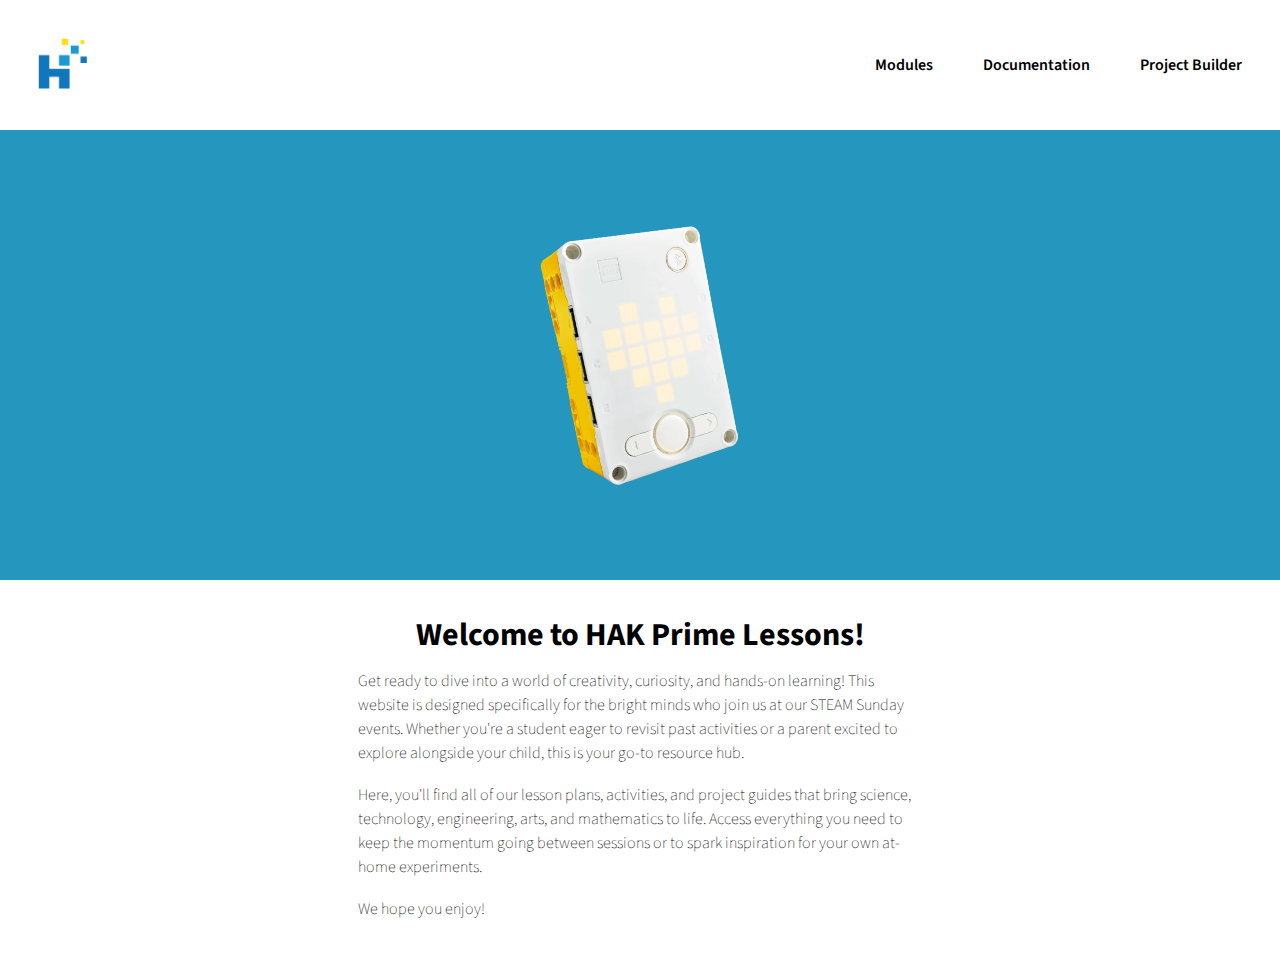
<file: index.html>
<!DOCTYPE html>
<html lang="en">
<head>
    <meta charset="UTF-8">
    <meta name="viewport" content="width=device-width, initial-scale=1.0">
    <link rel="stylesheet" href="styles/reset.css" />
    <link rel="stylesheet" href="styles/styles.css" />

    <link rel="preconnect" href="https://fonts.googleapis.com">
    <link rel="preconnect" href="https://fonts.gstatic.com" crossorigin>
    <link href="https://fonts.googleapis.com/css2?family=Source+Sans+3:wght@200..900&display=swap" rel="stylesheet">
    
    <title>HAK Prime Lessons</title>
</head>
<body>
    <div id="nav-bar">
        <div id="logo-container">
            <a id="logo-link" href="index.html"><img id="logo" src="images/hak-logo.png" alt="HAK Logo"></a>
        </div>
        <div id="menu-icon">&#9776;</div>
        <div id="nav-links">
            <a href="#">Modules</a>
            <a href="https://primelessons.org/en/ProgrammingLessons/SP3BlockGuide.pdf" target="_blank">Documentation</a>
            <a href="https://spike.legoeducation.com/prime/lobby/" target="_blank">Project Builder</a>
        </div>
    </div>

    <div id="banner">
        <div id="hub-container">
            <img id="hub" src="images/hub.png" />
        </div>
    </div>

    <div class="section">
        <h1>Welcome to HAK Prime Lessons!</h1>
        <p>Get ready to dive into a world of creativity, curiosity, and hands-on 
            learning! This website is designed specifically for the bright minds who 
            join us at our STEAM Sunday events. Whether you're a student eager to 
            revisit past activities or a parent excited to explore alongside your 
            child, this is your go-to resource hub.</p>

        <p>Here, you'll find all of our lesson plans, activities, and project guides 
            that bring science, technology, engineering, arts, and mathematics to 
            life. Access everything you need to keep the momentum going between 
            sessions or to spark inspiration for your own at-home experiments.</p>

        <p>We hope you enjoy!</p>
    </div>

    <script>
        const menuIcon = document.getElementById('menu-icon');
        const navLinks = document.getElementById('nav-links');

        menuIcon.addEventListener('click', () => {
            navLinks.classList.toggle('show'); // Toggle the menu visibility
        });
    </script>
</body>
</html>
</file>
<file: styles/styles.css>
body {
    font-family: 'Source Sans 3';
}

#logo-container {
    display: flex;
    align-items: center;
}

#logo {
    width: 50px;
    height: auto;
}

#nav-bar {
    justify-content: space-between;
    padding: 3%;
    display: flex;
    flex-direction: row;
    align-items: center;
}

#nav-bar a {
    display: inline-block;
    color: black;
    font-weight: 600;
    text-decoration: none;
    position: relative;
}

#nav-bar a::after {
    content: '';
    position: absolute;
    bottom: -8px;
    left: 0;
    width: 100%;
    height: 4px;
    background-color: #2596be;
    transform: scaleX(0);
    transform-origin: bottom left;
    transition: transform 0.3s ease-out;
}

#nav-bar a:hover::after {
    transform: scaleX(1);
}

#logo-link::after {
    display: none;
}


#nav-links {
    display: flex;
    gap: 50px;
    white-space: nowrap;
}

#nav-links a {
    color: black;
    font-weight: 600;
    text-decoration: none;
}

#menu-icon {
    display: none;
    font-size: 50px;
    cursor: pointer;
}

#banner {
    display: flex;
    justify-content: center;
    align-items: center;
    background-color: #2596be;
    height: 50vh;
    width: 100%;
}

#hub-container {
    display: flex;
    justify-content: center;
    align-items: center;
    width: 100%;
    height: 100%;
    overflow: hidden;
}

#hub {
    max-width: 100%;
    max-height: 100%;
    object-fit: contain;
    transform: rotate(-10deg);
}


.section {
    padding: 3%;
    margin-left: 25vw;
    margin-right: 25vw;
}

.section p {
    font-size: 1em;
    font-weight: lighter;
    margin-bottom: 2vh;
    line-height: 1.5;
}

h1 {
    font-weight: bold;
    font-size: 2em;
    text-align: center;
    margin-bottom: 2vh;
}


@media (max-width: 768px) {
    #menu-icon {
        display: block;
    }

    #nav-links {
        display: none;
        gap: 25px;
        flex-direction: column;
        position: absolute;
        top: 70px;
        right: 3%;
        background-color: white;
        border: 1px solid lightgray;
        padding: 10px;
        z-index: 10;
    }

    #nav-links.show {
        display: flex;
    }

    .section {
        margin-left: 15vw;
        margin-right: 15vw;
    }
}

@media (max-width: 767px) {
    #nav-links {
        display: none;
    }
    
    #nav-bar a::after {
        display: none;
    }
}
</file>
